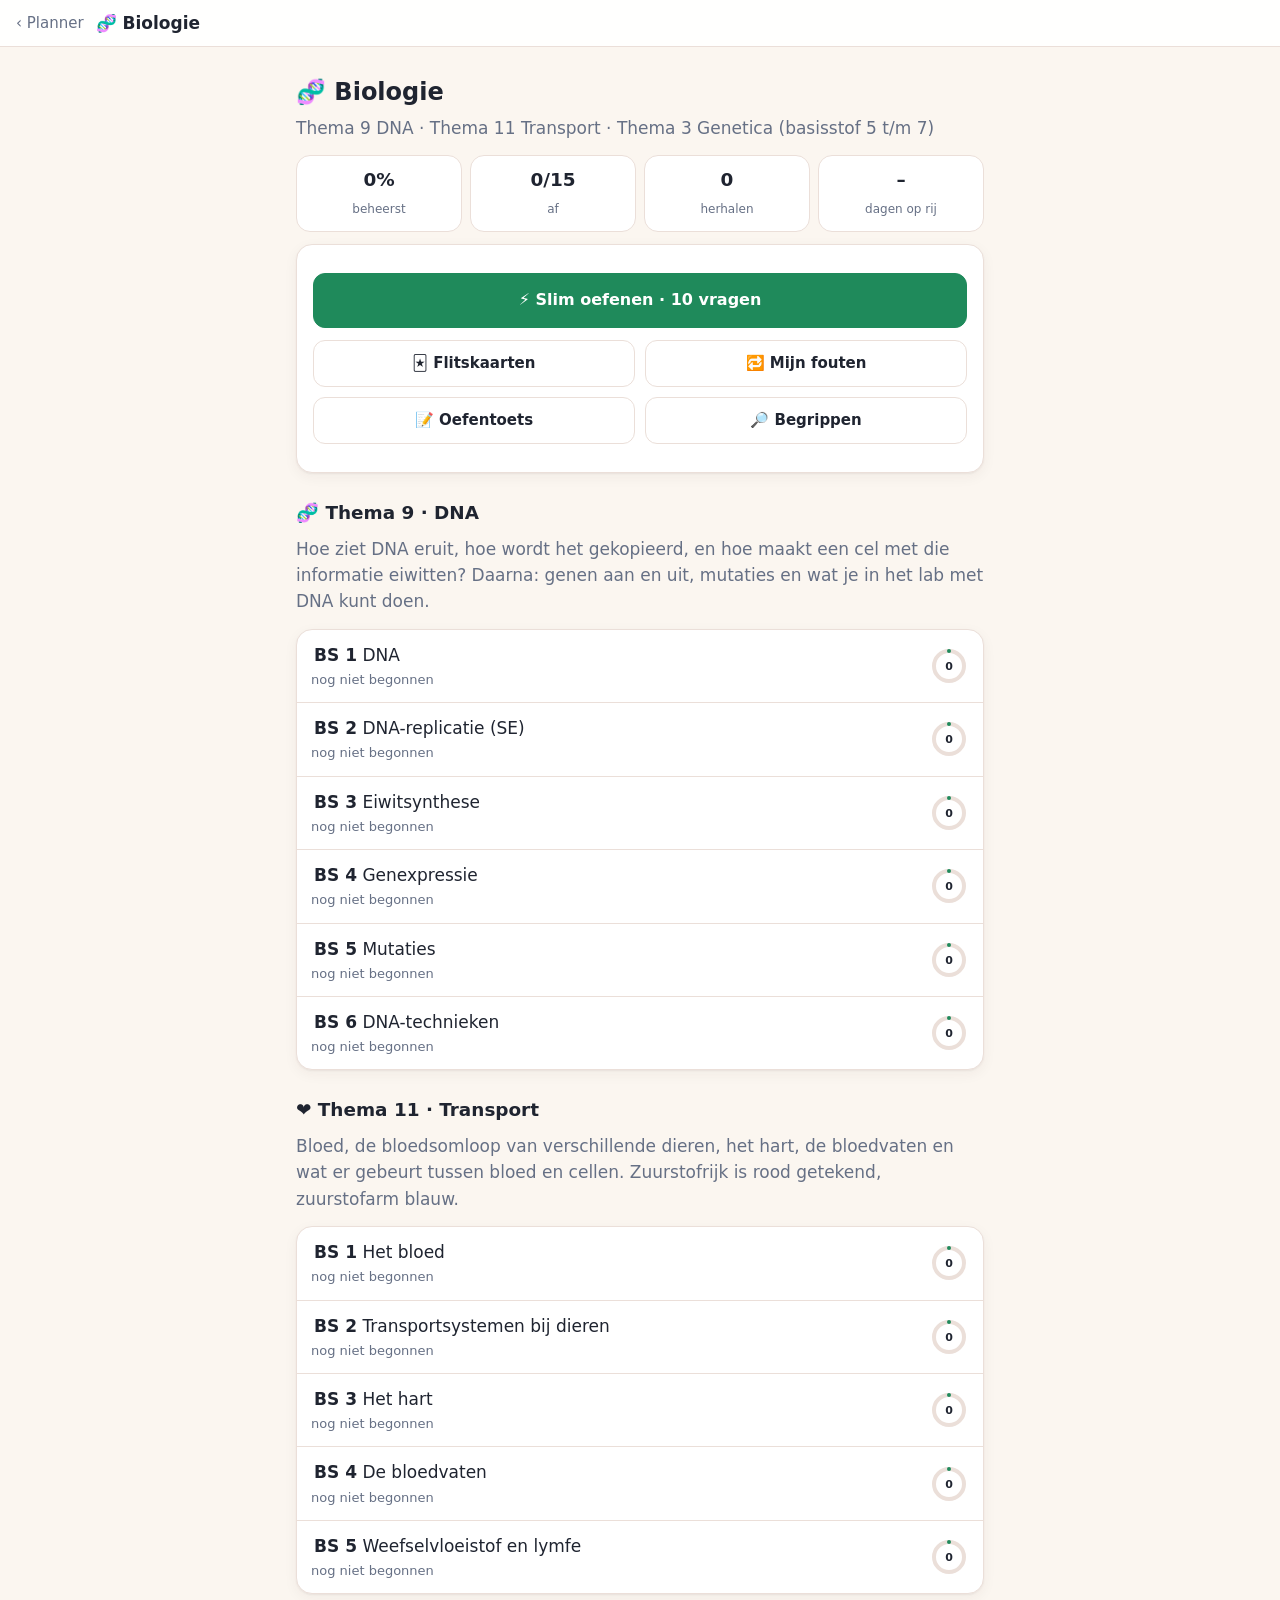
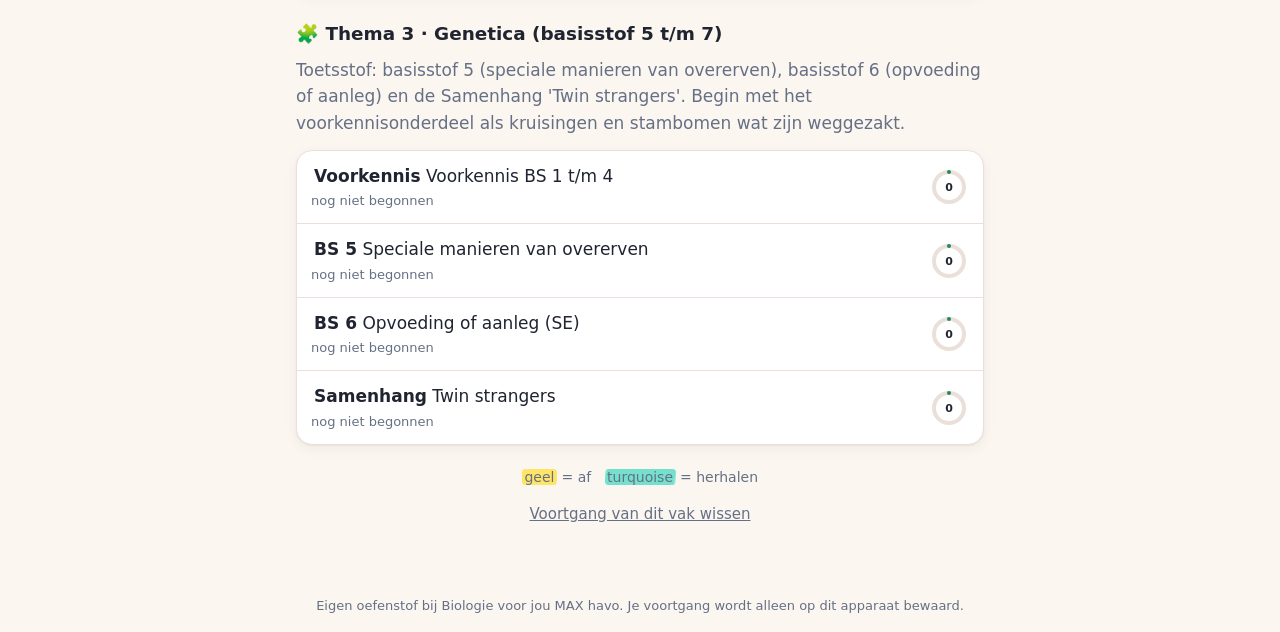
<file: index.html>
<!doctype html>
<html lang="nl">
<head>
  <meta charset="utf-8">
  <meta name="viewport" content="width=device-width, initial-scale=1">
  <title>Biologie · toetsweek</title>
  <meta name="description" content="Oefenen voor de toetsweek: biologie.">
  <link rel="icon" href="data:image/svg+xml,<svg xmlns='http://www.w3.org/2000/svg' viewBox='0 0 100 100'><text y='.9em' font-size='90'>🧬</text></svg>">
  <link rel="stylesheet" href="core.css">
  <link rel="stylesheet" href="vak.css">
</head>
<body>
  <header id="top"></header>
  <main id="app"></main>
  <footer id="voet"></footer>
  <script src="core.js"></script>
  <script src="vak.js"></script>
  <script src="figs.js"></script>
  <script src="figs-transport.js"></script>
  <script src="figs-genetica.js"></script>
  <script src="genetica.js"></script>
  <script src="widgets.js"></script>
  <script src="widgets-transport.js"></script>
  <script src="widgets-genetica.js"></script>
  <!-- data-bestanden: één per hoofdstuk -->
  <script src="data-t9.js"></script>
  <script src="data-t11.js"></script>
  <script src="data-t3.js"></script>
  <script>TW.start();</script>
</body>
</html>
</file>
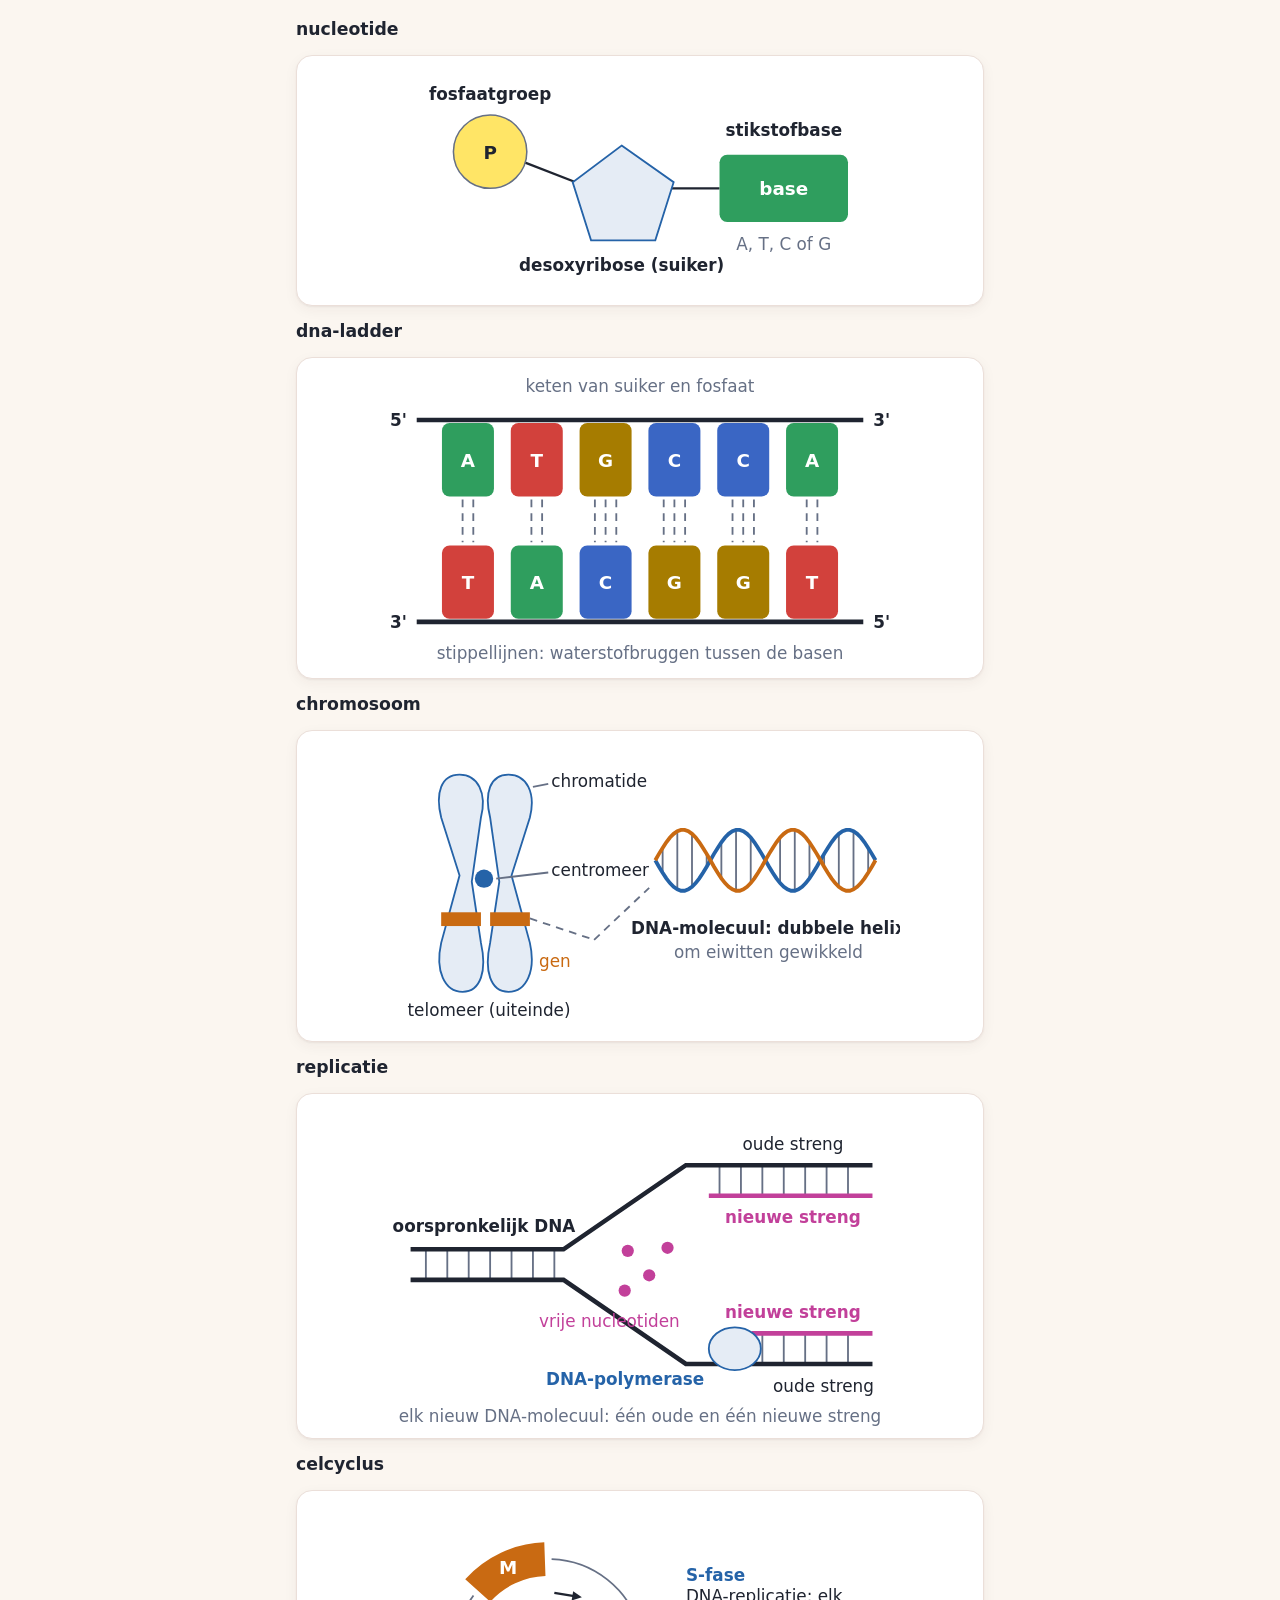
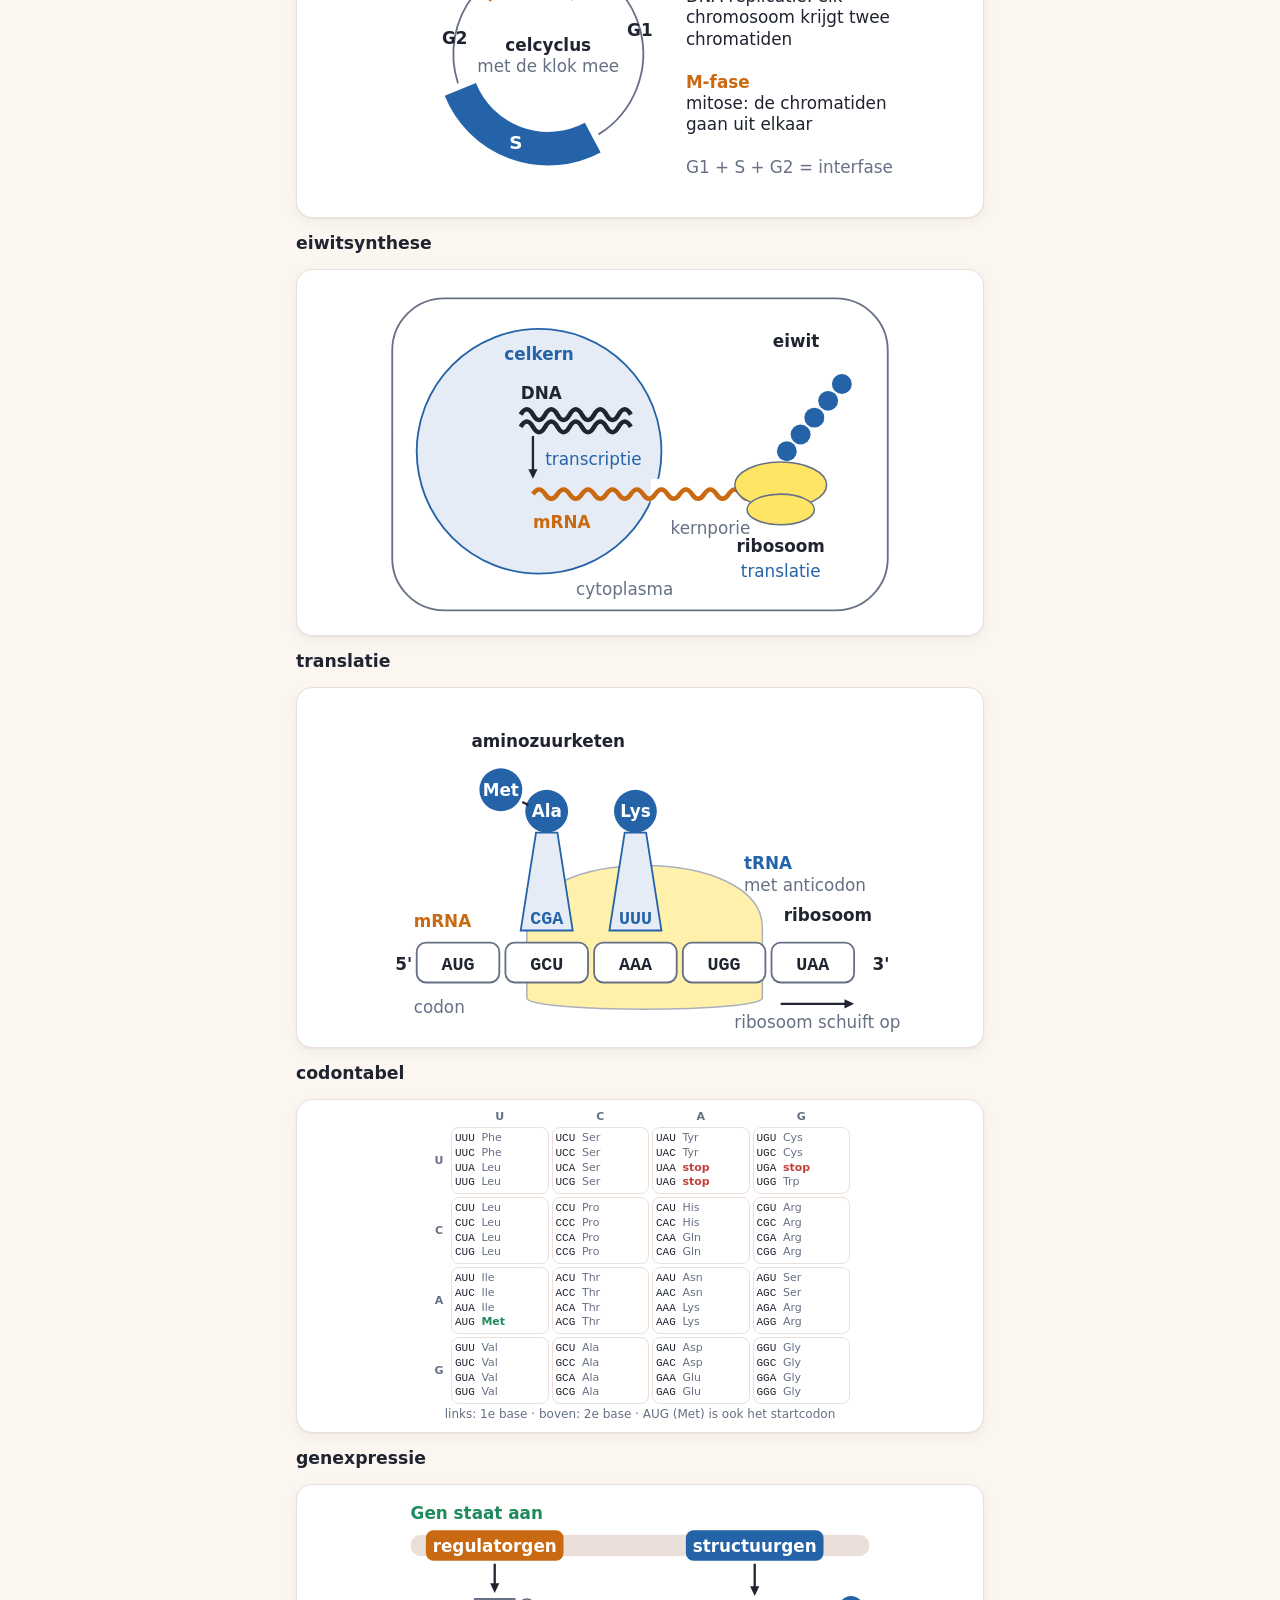
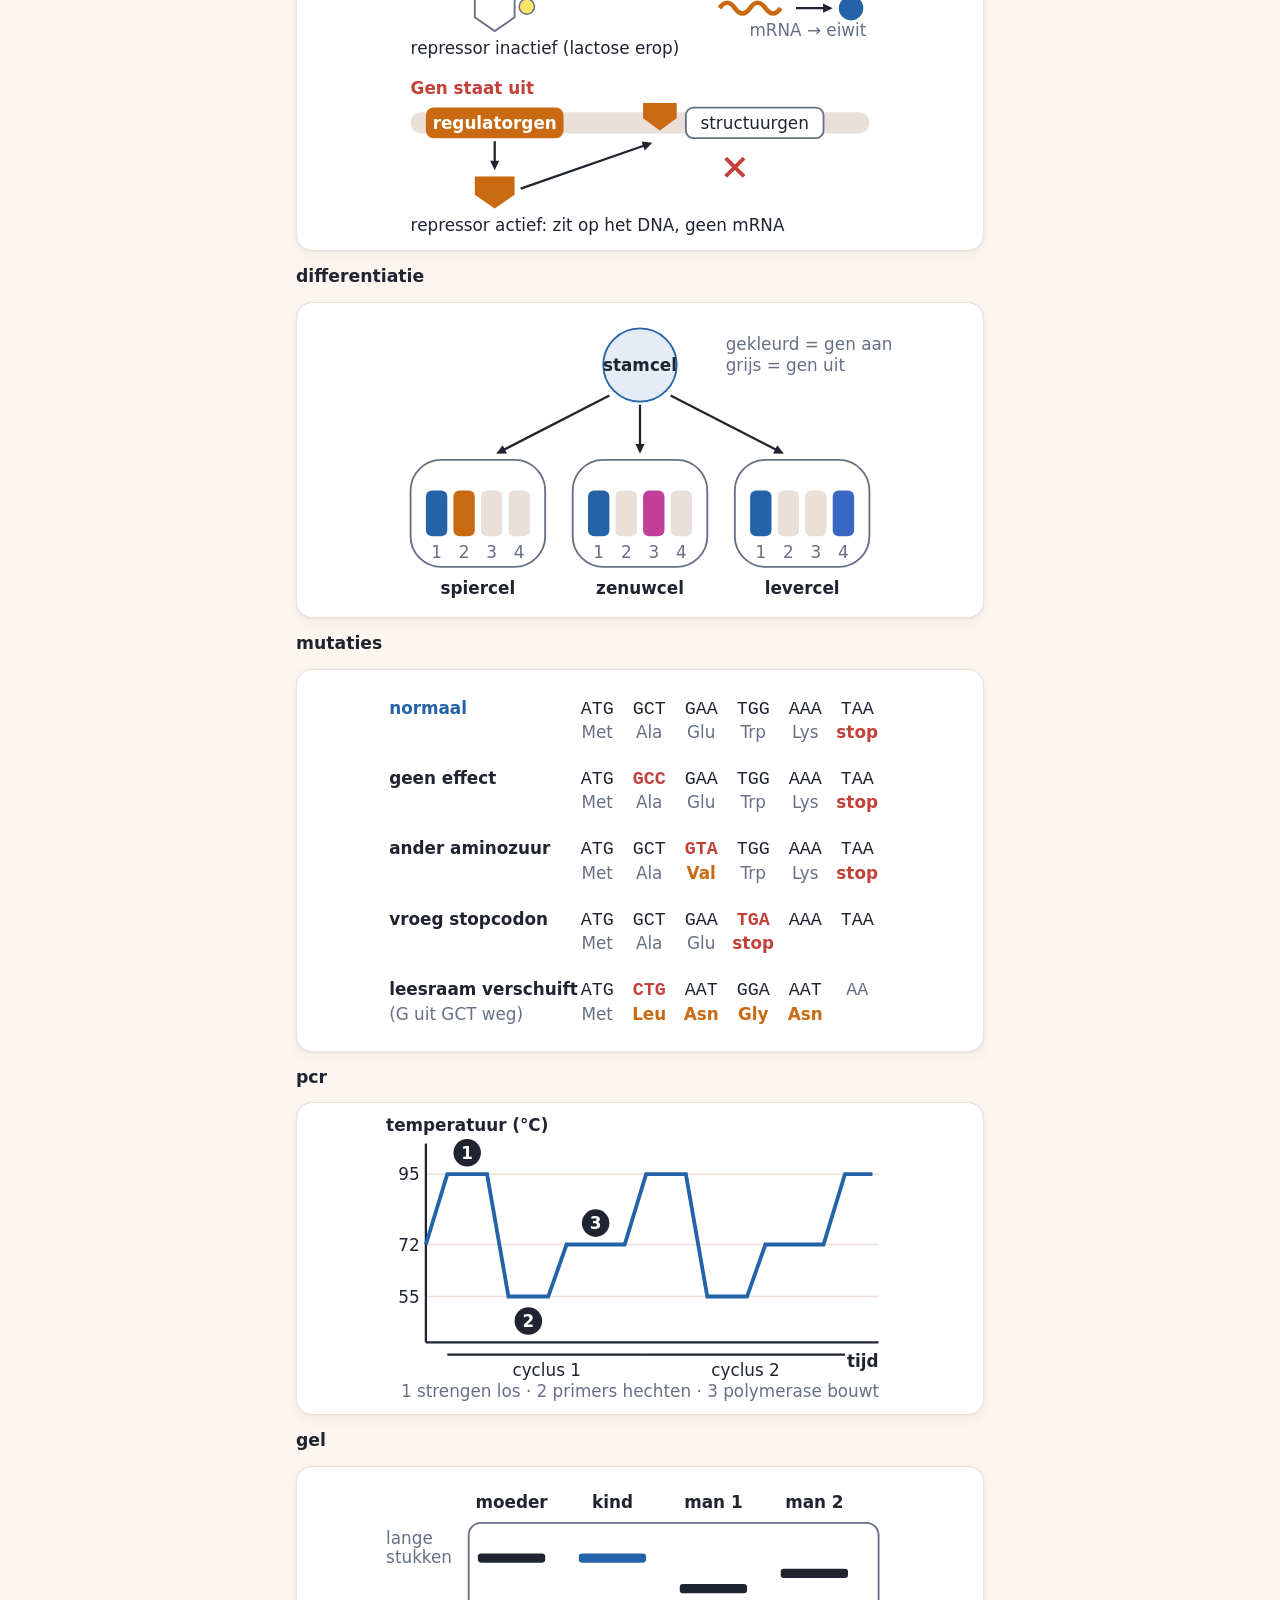
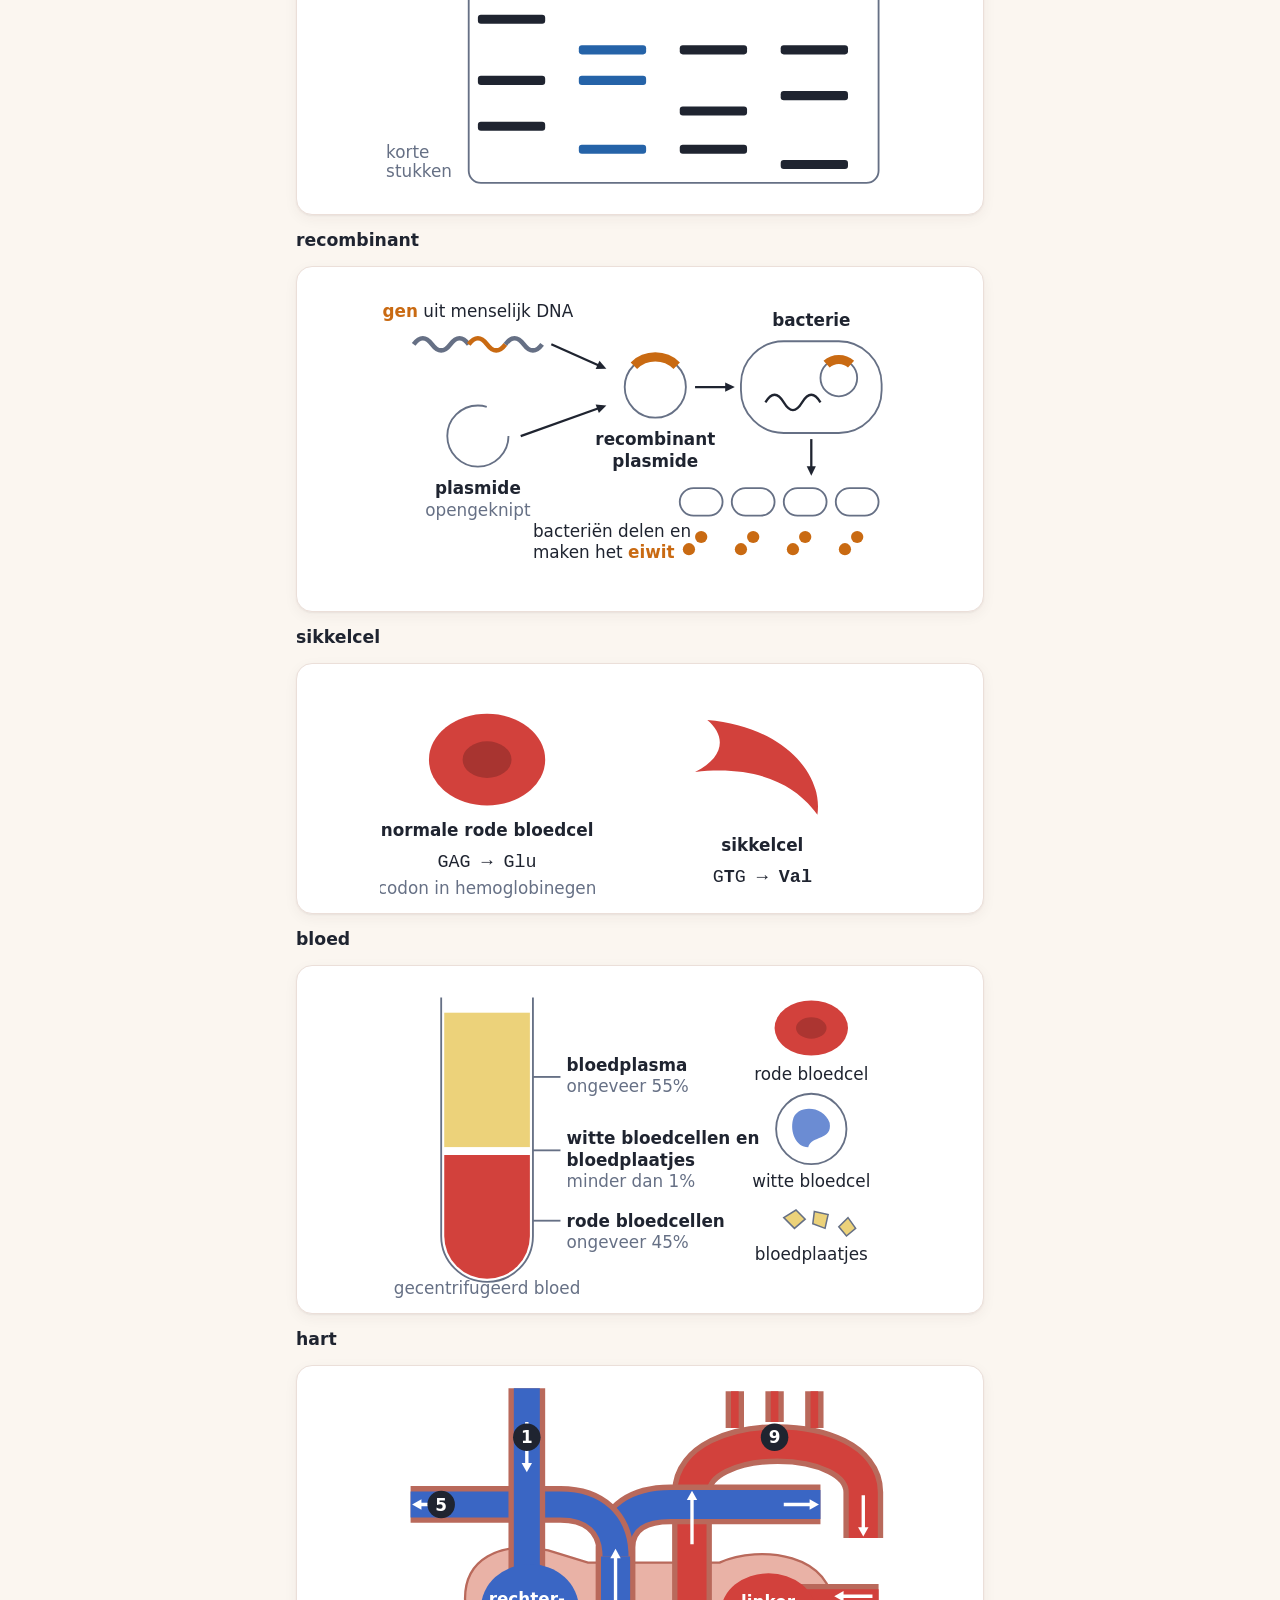
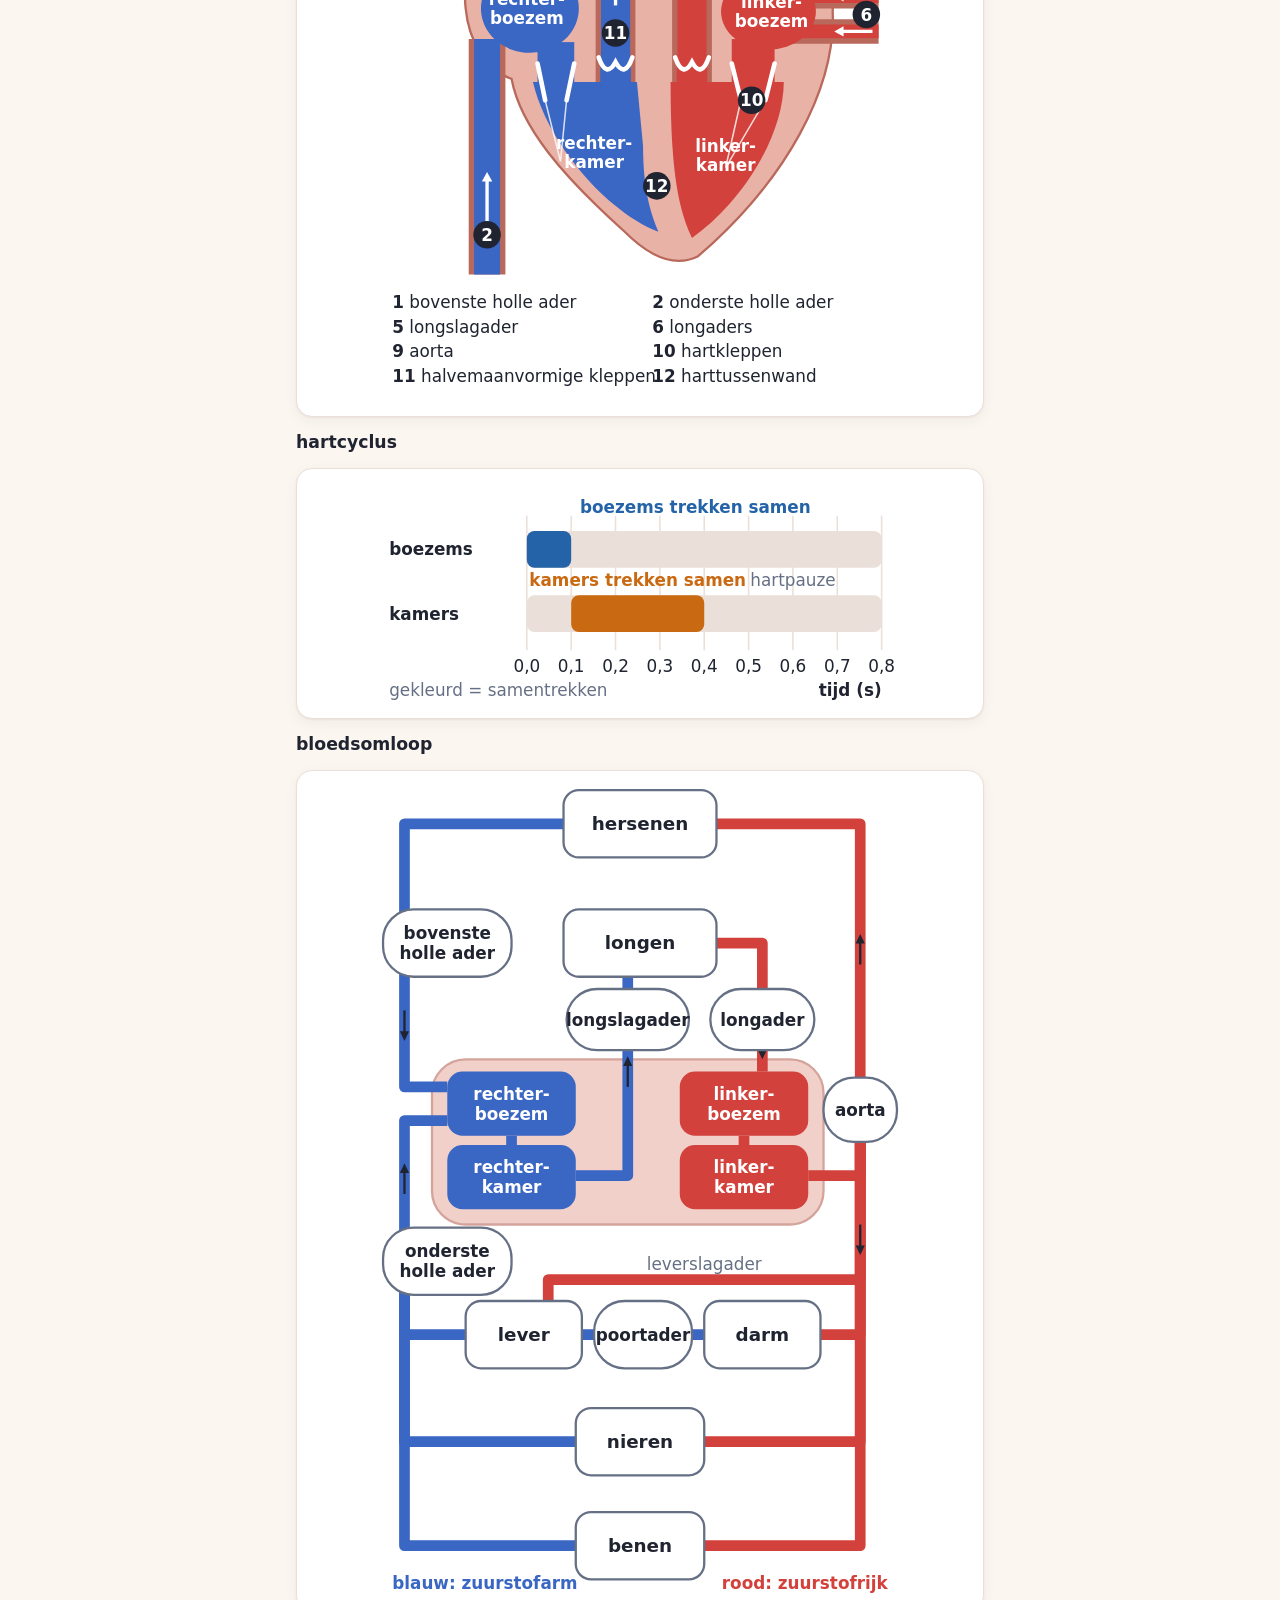
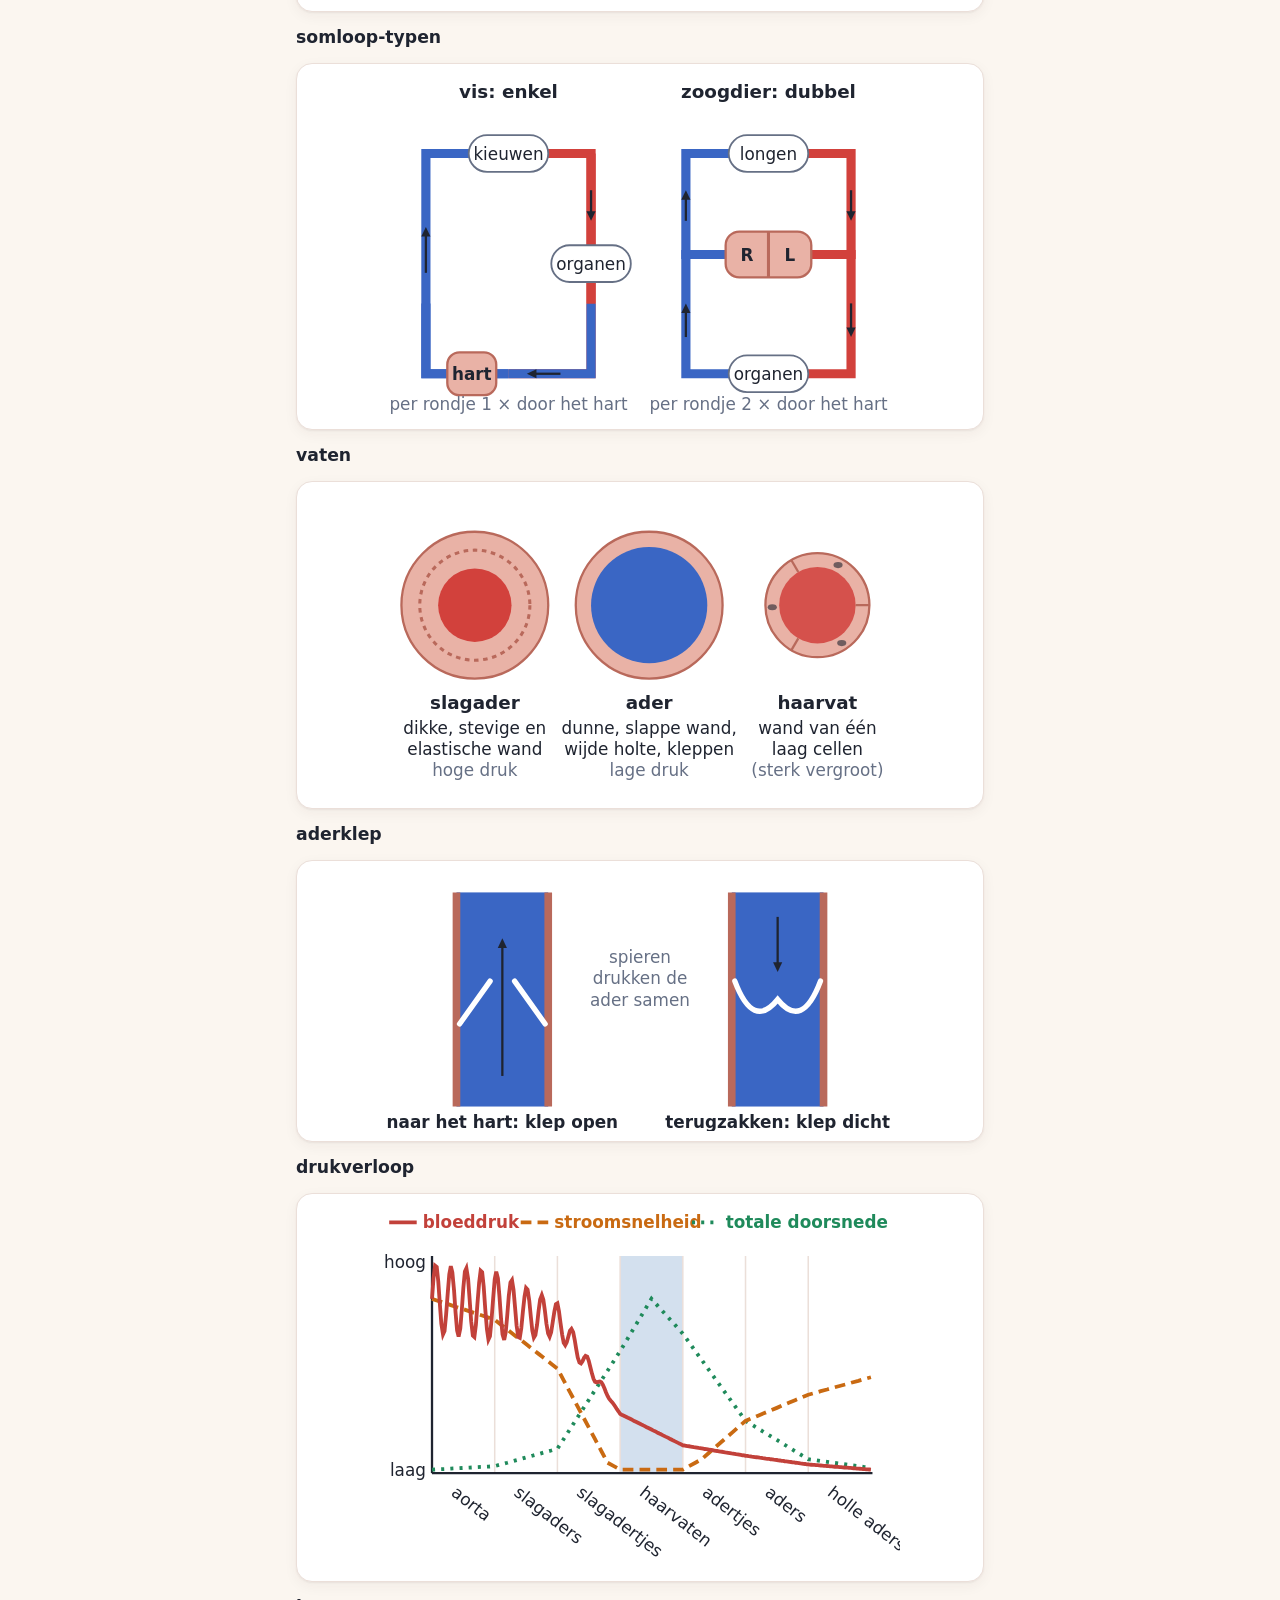
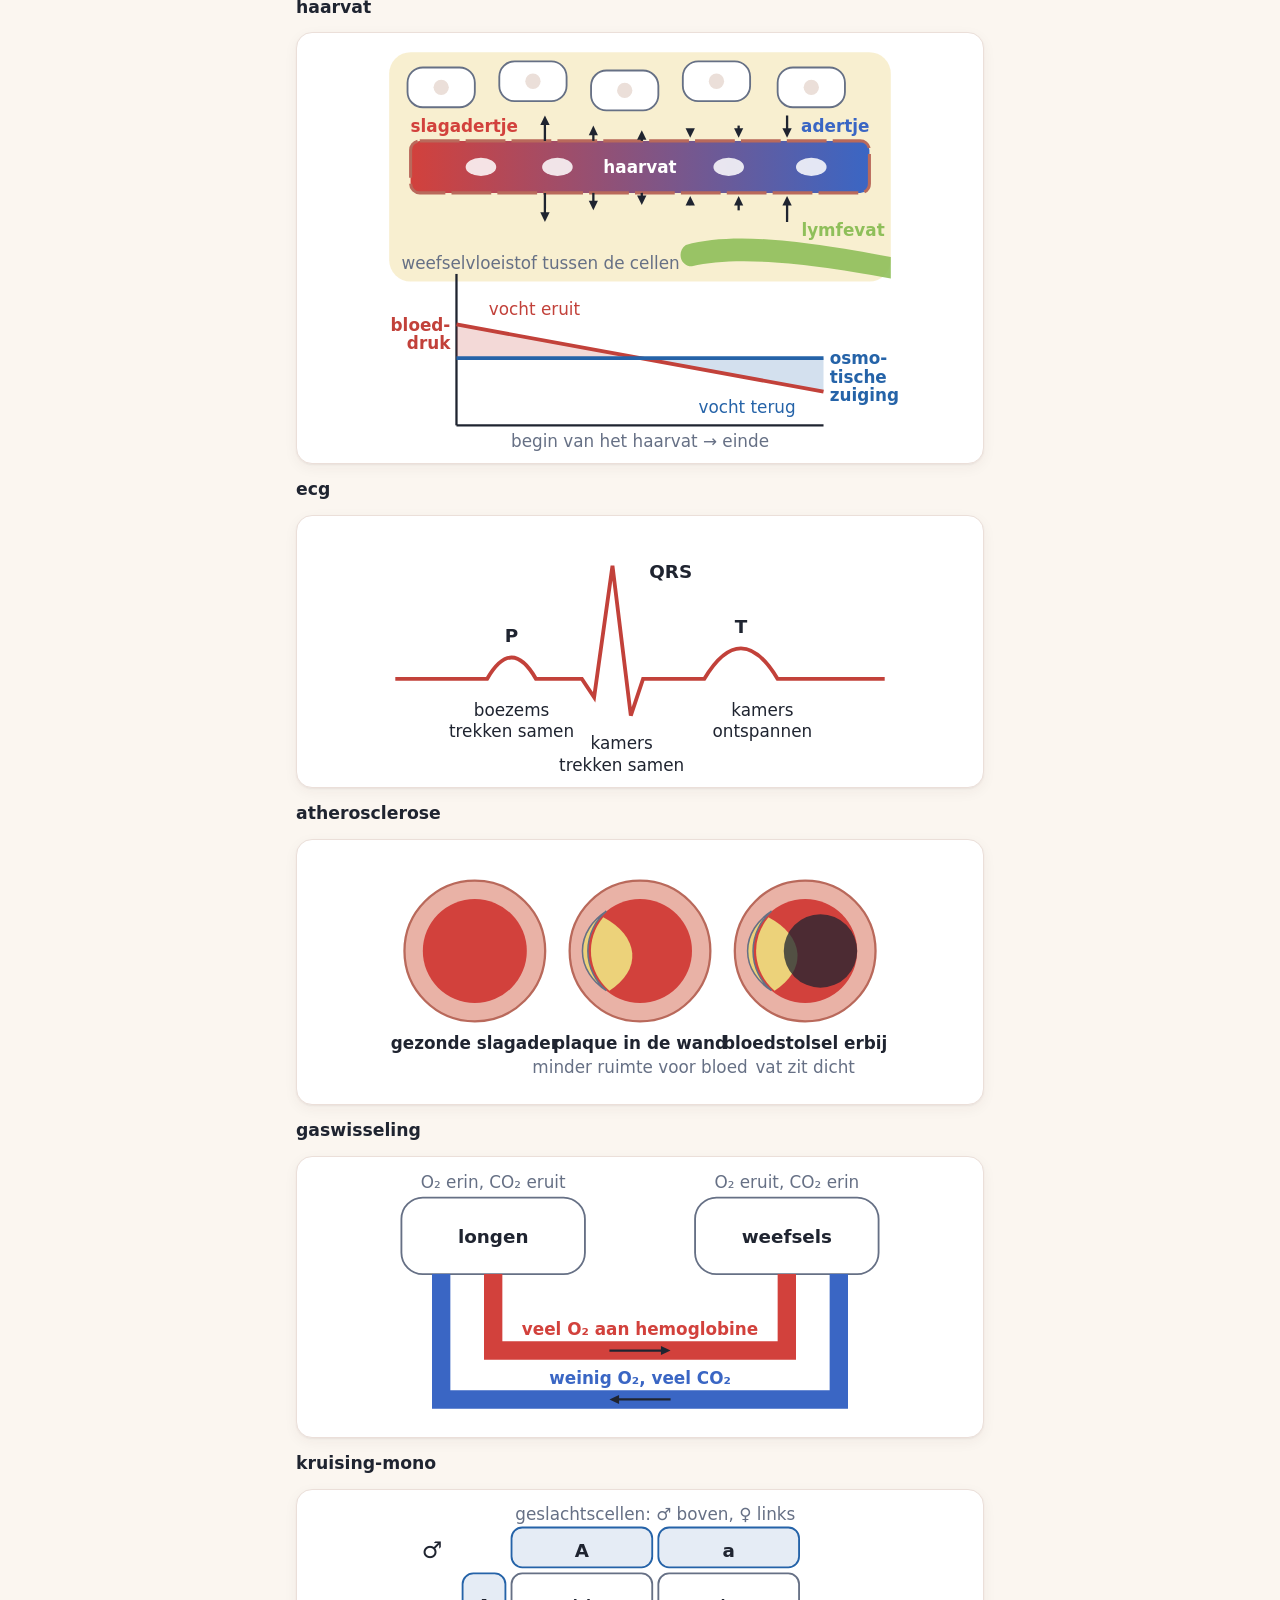
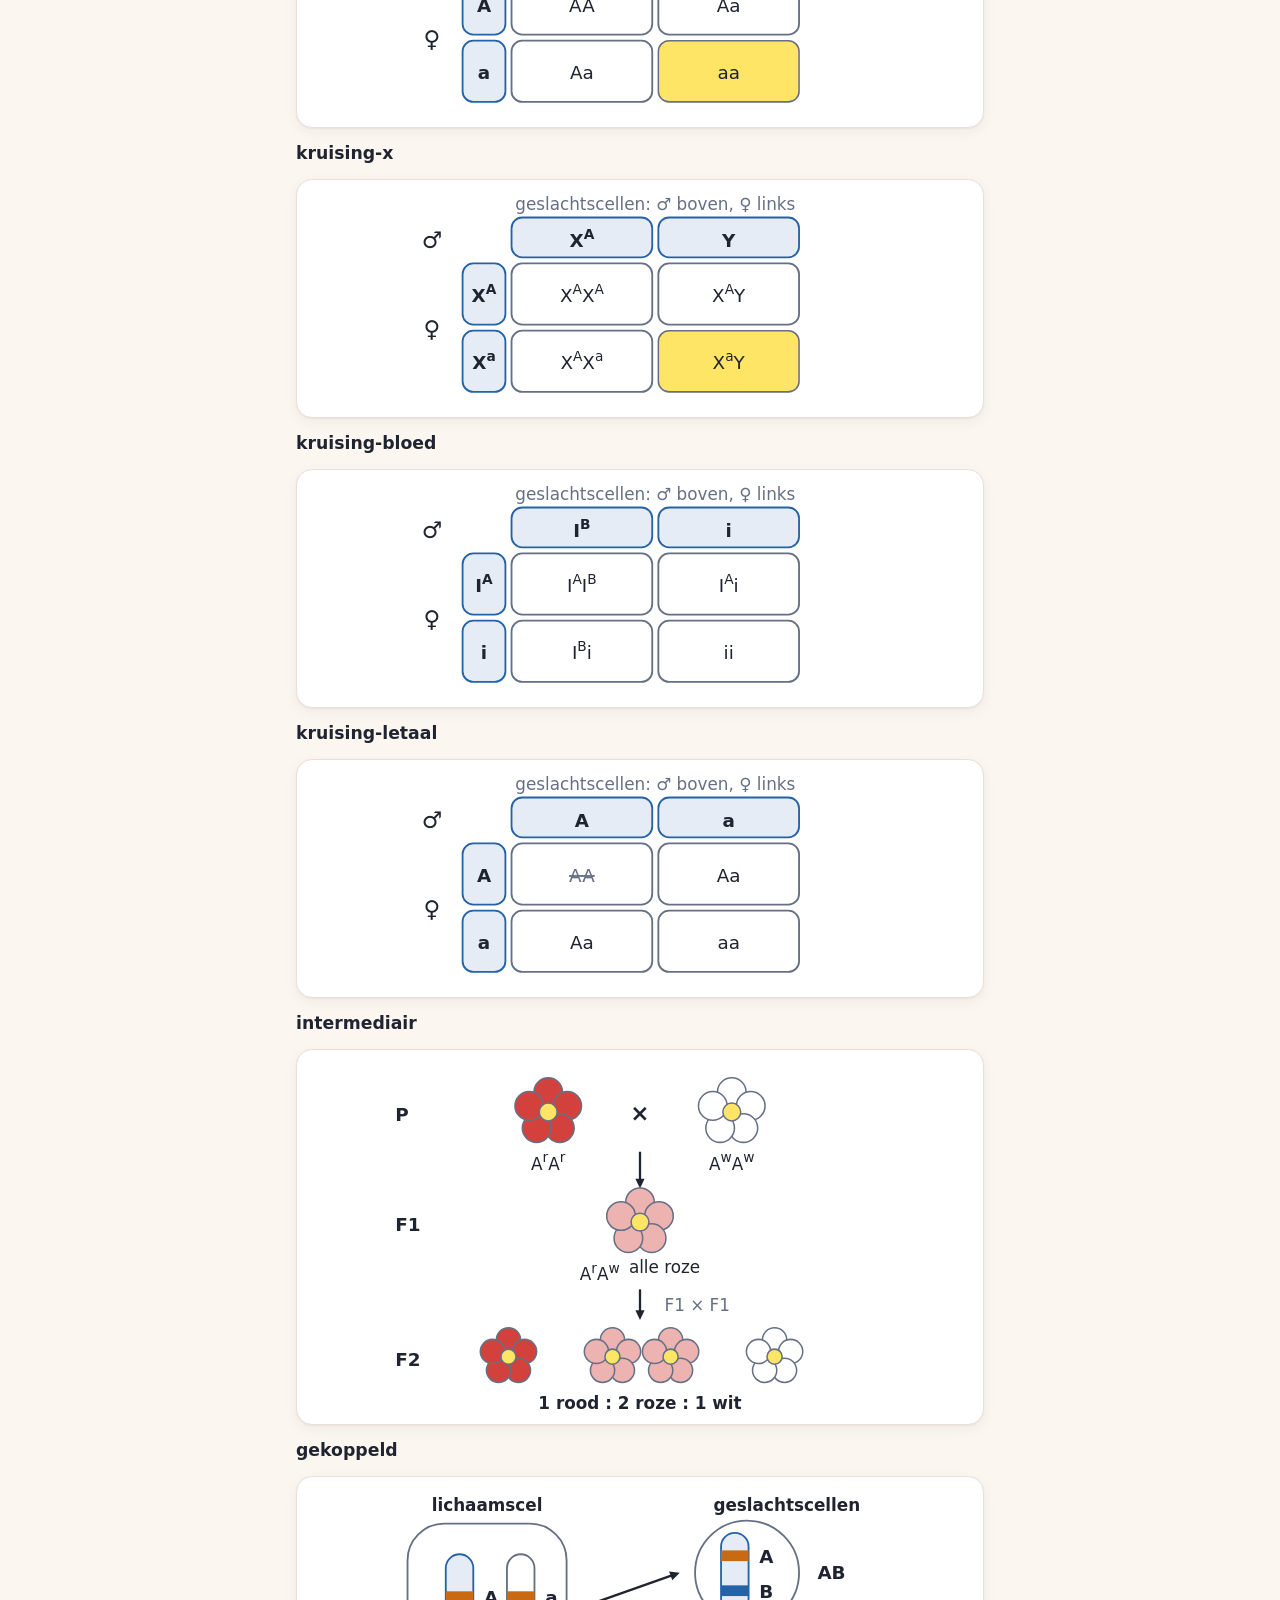
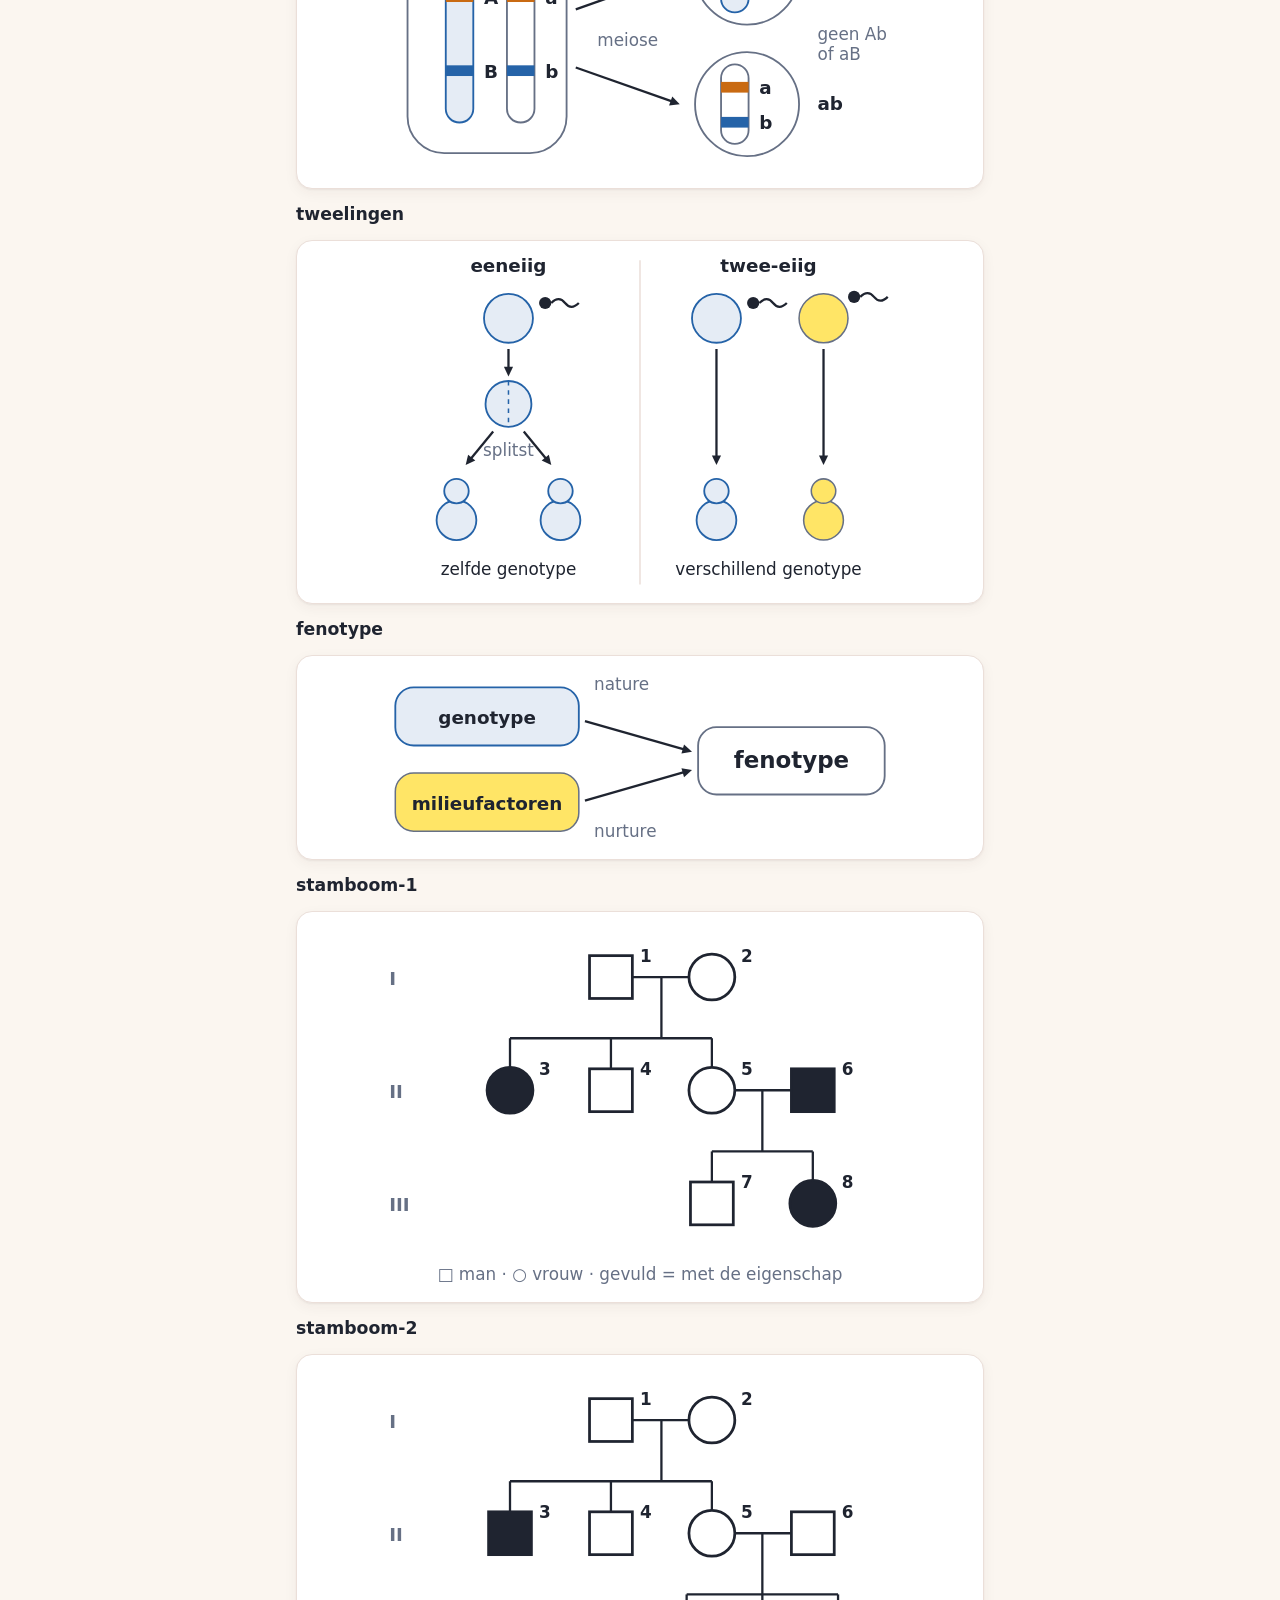
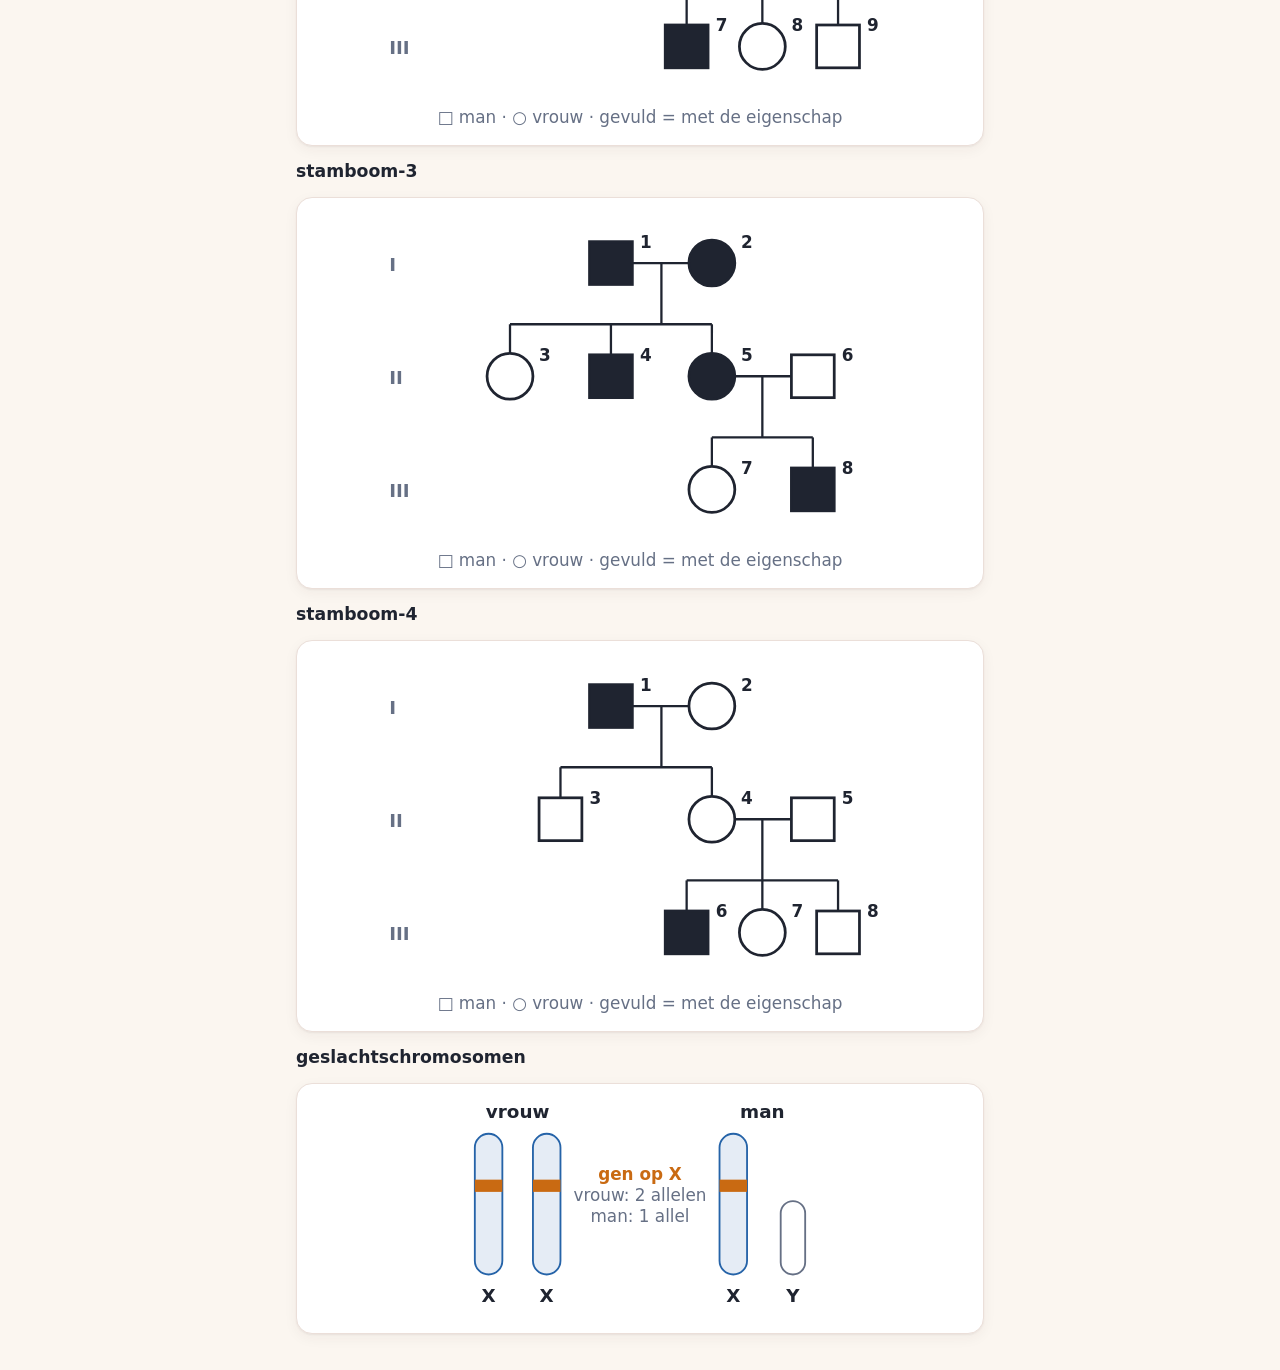
<file: tools/figuren.html>
<!doctype html><html lang="nl"><head><meta charset="utf-8"><meta name="viewport" content="width=device-width, initial-scale=1">
<link rel="stylesheet" href="../core.css"><link rel="stylesheet" href="../vak.css"></head><body><main id="app"></main>
<script src="../core.js"></script><script src="../vak.js"></script><script src="../figs.js"></script><script src="../figs-transport.js"></script><script src="../figs-genetica.js"></script>
<script>
const S = TW._S, app = document.getElementById("app"); const q = new URLSearchParams(location.search);
const only = q.get("f"); let h = "";
Object.keys(S.figs).forEach((n) => { if (only && !only.split(",").includes(n)) return; h += `<h3>${n}</h3><div class="card figkaart">${S.figs[n](false)}</div>` + (q.get("q") ? `<div class="card figkaart">${S.figs[n](true)}</div>` : ""); });
app.innerHTML = h;
</script></body></html>
</file>
<file: core.css>
/* Toetsweek-kern: gedeelde stijl. Bron: toetsweek/core/core.css. Vakspecifieke stijl hoort in vak.css. */
:root {
  --accent: var(--accent-l, #2563a8);
  --bg: #fbf6f0;
  --card: #ffffff;
  --text: #1f2430;
  --muted: #667085;
  --line: #ebdfd9;
  --geel: #ffe566;
  --turq: #74e0cd;
  --roze: #f6c9cf;
  --good: #1f8a5b;
  --good-soft: #dff3e7;
  --bad: #c2413a;
  --bad-soft: #fbe5e3;
  --oranje: #c96a12;
  --accent-soft: color-mix(in srgb, var(--accent) 12%, var(--card));
  --radius: 16px;
  --schaduw: 0 1px 2px rgba(60, 40, 30, .06), 0 4px 14px rgba(60, 40, 30, .05);
}
@media (prefers-color-scheme: dark) {
  :root {
    --bg: #14161b;
    --card: #1d2027;
    --text: #e8eaf0;
    --muted: #9aa3b2;
    --line: #2e323c;
    --geel: #8a7400;
    --turq: #0f7a69;
    --roze: #5a3a40;
    --good: #4cc38a;
    --good-soft: #1c3a2b;
    --bad: #f0827b;
    --bad-soft: #442421;
    --oranje: #f0a45a;
    --accent-soft: color-mix(in srgb, var(--accent) 22%, var(--card));
    --schaduw: none;
    --op-accent: #14161b;
  }
  :root { --accent: var(--accent-d, var(--accent-l, #7fb2f0)); }
}
* { box-sizing: border-box; }
html { -webkit-text-size-adjust: 100%; }
body {
  margin: 0; background: var(--bg); color: var(--text);
  font: 17px/1.55 ui-rounded, "SF Pro Rounded", system-ui, -apple-system, "Segoe UI", Roboto, sans-serif;
}
#top {
  position: sticky; top: 0; z-index: 5; display: flex; align-items: center; gap: 12px;
  background: color-mix(in srgb, var(--card) 92%, transparent); backdrop-filter: blur(8px); -webkit-backdrop-filter: blur(8px);
  border-bottom: 1px solid var(--line); padding: 10px 16px;
}
.hublink { color: var(--muted); text-decoration: none; font-size: 15px; }
.brand { font-weight: 700; color: var(--text); text-decoration: none; flex: 1; }
.vuur { font-weight: 700; font-size: 15px; }
main { max-width: 720px; margin: 0 auto; padding: 16px 16px 40px; }
footer { max-width: 720px; margin: 0 auto; padding: 16px; color: var(--muted); font-size: 13px; text-align: center; }
h1 { font-size: 1.5rem; line-height: 1.3; margin: 8px 0 6px; }
h2 { font-size: 1.15rem; margin: 26px 0 8px; }
h3 { margin: 0 0 4px; font-size: 1.08rem; }
p { margin: 8px 0; }
sub, sup { font-size: .72em; line-height: 0; }
.sub { color: var(--muted); margin: 0 0 14px; }
.meta { color: var(--muted); font-size: 14px; }
.crumb { display: inline-block; color: var(--accent); text-decoration: none; font-size: 15px; margin-bottom: 4px; padding: 4px 0; }
mark.term { background: linear-gradient(transparent 55%, color-mix(in srgb, var(--accent) 28%, transparent) 55%); color: inherit; font-weight: 600; padding: 0 1px; }

/* markeerstift: geel = af, turquoise = herhalen */
.hl { padding: 0 .18em; border-radius: .25em; box-decoration-break: clone; -webkit-box-decoration-break: clone; }
.hl.geel { background: linear-gradient(100deg, transparent 0, var(--geel) 3%, var(--geel) 96%, transparent 100%); }
.hl.turq { background: linear-gradient(100deg, transparent 0, var(--turq) 3%, var(--turq) 96%, transparent 100%); }
.stiften { display: flex; align-items: center; gap: 8px; margin: 6px 0 14px; flex-wrap: wrap; }
.stift { appearance: none; font: inherit; font-size: 14px; font-weight: 600; color: var(--text); border: 1.5px dashed var(--line); background: var(--card); border-radius: 99px; padding: 7px 13px; cursor: pointer; }
.stift.geel.aan, .stift.geel.los { background: var(--geel); border-style: solid; border-color: transparent; }
.stift.turq.aan { background: var(--turq); border-style: solid; border-color: transparent; }
.stift:disabled { opacity: .7; }
.legenda { text-align: center; color: var(--muted); font-size: 14px; margin-top: 22px; }

.card { background: var(--card); border: 1px solid var(--line); border-radius: var(--radius); padding: 16px; margin: 12px 0; box-shadow: var(--schaduw); }
.held { padding: 6px 0 0; }
.stats { display: grid; grid-template-columns: repeat(4, 1fr); gap: 8px; margin: 12px 0 4px; }
.stats > div { background: var(--card); border: 1px solid var(--line); border-radius: 14px; padding: 10px 4px; text-align: center; }
.stats b { display: block; font-size: 1.15rem; }
.stats span { color: var(--muted); font-size: 12px; }
.vandaag .two { margin-top: 10px; }

.lijst { background: var(--card); border: 1px solid var(--line); border-radius: var(--radius); overflow: hidden; box-shadow: var(--schaduw); }
.ond { display: flex; align-items: center; gap: 10px; padding: 12px 14px; color: inherit; text-decoration: none; border-bottom: 1px solid var(--line); }
.ond:last-child { border-bottom: 0; }
.ond:active { background: var(--accent-soft); }
.ond .t { flex: 1; min-width: 0; }
.ond small { display: block; color: var(--muted); font-size: 13px; margin-top: 2px; }
.ring { width: 40px; height: 40px; flex: none; }
.ring .rb { fill: none; stroke: var(--line); stroke-width: 4; }
.ring .rv { fill: none; stroke: var(--accent); stroke-width: 4; stroke-linecap: round; }
.ring text { font-size: 11px; font-weight: 700; fill: var(--text); }

.tegels { display: grid; grid-template-columns: repeat(2, 1fr); gap: 10px; margin: 12px 0; }
@media (min-width: 560px) { .tegels { grid-template-columns: repeat(3, 1fr); } }
.tegel { display: flex; flex-direction: column; gap: 2px; background: var(--card); border: 1px solid var(--line); border-radius: var(--radius); padding: 14px; color: inherit; text-decoration: none; box-shadow: var(--schaduw); }
.tegel:active { transform: scale(.98); }
.tegel i { font-style: normal; font-size: 26px; }
.tegel small { color: var(--muted); font-size: 13px; }

.bar { height: 8px; background: var(--line); border-radius: 99px; overflow: hidden; margin-top: 8px; }
.bar > i { display: block; height: 100%; background: var(--accent); border-radius: 99px; transition: width .25s; }
.pl { color: var(--muted); font-size: 14px; display: flex; justify-content: space-between; }
.bron { margin-top: 14px; color: var(--muted); font-size: 14px; }
.soort { display: inline-block; background: var(--accent-soft); color: var(--accent); border-radius: 99px; padding: 1px 9px; font-size: 12px; font-weight: 600; margin-left: 4px; }

.row { display: flex; flex-wrap: wrap; gap: 8px; margin-top: 12px; }
.two { display: grid; grid-template-columns: 1fr 1fr; gap: 10px; margin: 12px 0; }
.drie { display: grid; grid-template-columns: repeat(3, 1fr); gap: 10px; margin: 10px 0; }
.btn {
  appearance: none; border: 1px solid var(--line); background: var(--card); color: var(--text);
  font: inherit; font-weight: 600; font-size: 15px; padding: 11px 14px; border-radius: 12px; cursor: pointer;
  text-decoration: none; display: inline-block; text-align: center;
}
.btn:disabled { opacity: .45; cursor: default; }
.btn.primary { background: var(--accent); border-color: var(--accent); color: var(--op-accent, #fff); }
.btn.big { display: block; width: 100%; padding: 14px; font-size: 16px; margin: 12px 0; }
.btn.klein { font-size: 14px; padding: 8px 12px; }
.btn.good { background: var(--good-soft); border-color: var(--good); color: var(--good); }
.btn.bad { background: var(--bad-soft); border-color: var(--bad); color: var(--bad); }
.btn.aan { outline: 2.5px solid var(--accent); outline-offset: 1px; }
.btn.link { border: 0; background: none; color: var(--muted); font-weight: 400; text-decoration: underline; padding: 6px; }

/* leren */
ul.kern { padding-left: 20px; margin: 4px 0; }
ul.kern li { margin: 8px 0; }
dl.begrippen { margin: 0; }
dl.begrippen dt { font-weight: 700; margin-top: 12px; }
dl.begrippen dt:first-child { margin-top: 0; }
dl.begrippen dd { margin: 2px 0 0; }
.waar { font-weight: 400; font-size: 13px; color: var(--accent); text-decoration: none; margin-left: 6px; }
.note { border-radius: 12px; padding: 10px 12px; margin: 12px 0; border-left: 4px solid var(--accent); background: var(--accent-soft); }
.note > b:first-child { display: block; font-size: 13px; text-transform: uppercase; letter-spacing: .04em; }
.note.let { border-color: var(--bad); background: var(--bad-soft); }
.note.ezel { border-color: var(--geel); background: color-mix(in srgb, var(--geel) 30%, var(--card)); }
.formule { text-align: center; font-weight: 700; font-size: 1.08rem; background: var(--card); border: 1.5px solid var(--accent); border-radius: 12px; padding: 12px; margin: 12px 0; }
.bij { color: var(--muted); font-size: 14px; text-align: center; margin-top: -4px; }
ol.stappen { padding-left: 22px; margin: 8px 0; }
ol.stappen li { margin: 6px 0; }
.model { background: var(--accent-soft); border-radius: 12px; padding: 12px; margin: 10px 0; }
.vink { display: flex; gap: 8px; align-items: flex-start; padding: 6px 0; cursor: pointer; }
.vink input { width: 20px; height: 20px; margin-top: 3px; flex: none; accent-color: var(--accent); }

/* vragen */
.vraag { font-size: 1.1rem; font-weight: 600; margin: 10px 0 14px; }
.opt { display: block; width: 100%; text-align: left; margin: 8px 0; padding: 13px 14px; border: 1.5px solid var(--line); border-radius: 12px; background: var(--card); color: var(--text); font: inherit; cursor: pointer; }
.opt:disabled { cursor: default; opacity: 1; color: var(--text); }
.opt.goed, .chip.goed, .gat.goed { border-color: var(--good); background: var(--good-soft); }
.opt.fout, .chip.fout, .gat.fout { border-color: var(--bad); background: var(--bad-soft); }
.uitleg { border-left: 4px solid var(--accent); background: var(--accent-soft); padding: 10px 12px; border-radius: 0 12px 12px 0; margin: 14px 0; }
.uitleg.ok { border-color: var(--good); }
.uitleg.nok { border-color: var(--bad); }
.uitleg > b:first-child { display: block; }
.antw { margin: 4px 0; }
.invoer { display: flex; gap: 8px; align-items: center; }
.invoer input, .zoek, textarea {
  flex: 1; min-width: 0; width: 100%; font: inherit; color: var(--text); background: var(--card);
  border: 1.5px solid var(--line); border-radius: 12px; padding: 11px 12px;
}
.invoer input:focus, .zoek:focus, textarea:focus { outline: 2px solid var(--accent); border-color: transparent; }
textarea { display: block; resize: vertical; }
.eenh { color: var(--muted); font-weight: 600; white-space: nowrap; }
.fb { min-height: 8px; margin: 8px 0 0; font-size: 15px; }
.fb .nok { color: var(--bad); font-weight: 700; }

/* oefenvormen */
.pool { display: flex; flex-wrap: wrap; gap: 8px; margin: 10px 0; min-height: 46px; padding: 8px; border: 1.5px dashed var(--line); border-radius: 12px; }
.pool.kolom { flex-direction: column; }
.chip { appearance: none; font: inherit; font-size: 15px; color: var(--text); background: var(--card); border: 1.5px solid var(--line); border-radius: 10px; padding: 8px 11px; cursor: pointer; text-align: left; }
.chip:disabled { opacity: 1; color: var(--text); cursor: default; }
.chip.breed { display: block; width: 100%; margin: 6px 0; }
.chip.sel { border-color: var(--accent); background: var(--accent-soft); box-shadow: 0 0 0 2px var(--accent); }
.chip small { color: var(--muted); }
.bakken { display: grid; grid-template-columns: repeat(auto-fit, minmax(140px, 1fr)); gap: 10px; }
.bak { border: 1.5px solid var(--line); border-radius: 12px; padding: 8px; min-height: 84px; background: var(--card); display: flex; flex-direction: column; gap: 6px; align-items: flex-start; }
.bak.kan { border-color: var(--accent); border-style: dashed; cursor: pointer; }
.bak h4 { margin: 0 0 2px; font-size: 14px; color: var(--accent); }
ol.rij { padding-left: 24px; margin: 8px 0; }
ol.rij:empty { display: none; }
.koppel { display: grid; grid-template-columns: 1fr 1fr; gap: 10px; }
.nr { display: inline-block; min-width: 20px; text-align: center; font-weight: 700; font-size: 12px; border-radius: 99px; background: var(--text); color: var(--card); padding: 1px 5px; margin-right: 3px; }
.chip.k0 { background: color-mix(in srgb, #f59e0b 22%, var(--card)); }
.chip.k1 { background: color-mix(in srgb, #3b82f6 20%, var(--card)); }
.chip.k2 { background: color-mix(in srgb, #10b981 20%, var(--card)); }
.chip.k3 { background: color-mix(in srgb, #ec4899 20%, var(--card)); }
.chip.k4 { background: color-mix(in srgb, #8b5cf6 20%, var(--card)); }
.chip.k5 { background: color-mix(in srgb, #14b8a6 24%, var(--card)); }
.chip.goed { background: var(--good-soft); }
.chip.fout { background: var(--bad-soft); }
.invultekst { line-height: 2.3; }
.gat { appearance: none; font: inherit; color: var(--text); min-width: 74px; border: 0; border-bottom: 2px solid var(--accent); background: var(--accent-soft); border-radius: 8px 8px 0 0; padding: 2px 8px; cursor: pointer; }
.gat.vol { font-weight: 600; }
.gat:disabled { color: var(--text); opacity: 1; }
.juist { color: var(--good); font-weight: 700; margin-left: 4px; }

/* flitskaarten */
.flash { min-height: 230px; display: flex; flex-direction: column; justify-content: center; text-align: center; cursor: pointer; user-select: none; position: relative; }
.flash.om { background: var(--accent-soft); }
.flash .doos { position: absolute; top: 10px; right: 14px; color: var(--accent); font-size: 11px; letter-spacing: 2px; }
.flash .term { font-size: 1.35rem; font-weight: 700; }
.flash .term.klein { font-size: 1.05rem; font-weight: 400; }
.flash .def { margin-top: 14px; font-size: 1.05rem; }
.flash .def.groot { font-size: 1.35rem; font-weight: 700; }
.flash .hint { color: var(--muted); font-size: 14px; margin-top: 14px; }

.score { font-size: 2.8rem; font-weight: 800; text-align: center; margin: 4px 0 0; }
.score-sub { text-align: center; color: var(--muted); margin: 0 0 8px; }
.fouten-lijst .card { border-left: 4px solid var(--bad); }
.fouten-lijst .ans { color: var(--good); font-weight: 600; }

/* figuren en grafieken */
.figkaart { padding: 10px; overflow-x: auto; }
.fig { display: block; width: 100%; max-width: 520px; height: auto; margin: 0 auto; color: var(--text); font-family: inherit; }
.fig text { font-size: 12px; fill: currentColor; }
.fig text.k { font-size: 11px; }
.fig text.b { font-weight: 700; }
.fig text.g { font-weight: 700; font-size: 15px; }
.fig text.pa, .fig tspan.pa { fill: var(--accent); }
.fig text.pb, .fig tspan.pb { fill: var(--oranje); }
.fig text.pr { fill: var(--bad); }
.fig text.pg { fill: var(--good); }
.fig .s { stroke: currentColor; stroke-width: 1.5; fill: none; }
.fig .raster { stroke: var(--line); stroke-width: 1; }
.fig .cel { fill: var(--card); stroke: var(--muted); stroke-width: 1; }
.fig .dot { fill: currentColor; }
.fig .greep { fill: var(--accent); stroke: var(--card); stroke-width: 2.5; }
.fig .curve { stroke: var(--accent); stroke-width: 2.5; fill: none; }
.fig .curve2 { stroke: var(--bad); stroke-width: 2.5; fill: none; }
.fig .curve3 { stroke: currentColor; stroke-width: 2.5; fill: none; }
.fig .curve4 { stroke: var(--oranje); stroke-width: 2.5; fill: none; }
.fig .curve5 { stroke: var(--good); stroke-width: 2.5; fill: none; }
.fig .vlak { fill: var(--accent); fill-opacity: .2; stroke: none; }
.fig .vlak2 { fill: var(--bad); fill-opacity: .2; stroke: none; }
.fig .vlak3 { fill: var(--good); fill-opacity: .2; stroke: none; }
.fig .stip { stroke: var(--muted); stroke-width: 1.2; stroke-dasharray: 5 4; fill: none; }
.tabel { width: 100%; border-collapse: collapse; font-size: 14px; }
.tabel th, .tabel td { text-align: left; vertical-align: top; padding: 7px 6px; border-bottom: 1px solid var(--line); }
.tabel th { color: var(--muted); font-weight: 600; }
.tabel tr:last-child td { border-bottom: 0; }
.tabel td.r { text-align: right; font-weight: 700; white-space: nowrap; }

/* interactieve onderdelen (widgets) */
.tw-w .wkop p { color: var(--muted); font-size: 15px; margin: 2px 0 10px; }
.tw-w .schuif { display: grid; grid-template-columns: 1fr auto; gap: 2px 10px; align-items: center; margin: 10px 0; font-size: 15px; }
.tw-w .schuif input[type=range] { grid-column: 1 / -1; width: 100%; accent-color: var(--accent); height: 28px; }
.tw-w .schuif output { font-weight: 700; color: var(--accent); }
.tw-w .uit { background: var(--accent-soft); border-radius: 12px; padding: 10px 12px; margin: 10px 0; }
.tw-w .keuze { display: flex; flex-wrap: wrap; gap: 6px; margin: 10px 0; }
.tw-w .keuze .btn { font-size: 14px; padding: 8px 12px; }
.tw-w .groot { font-size: 1.4rem; font-weight: 800; }
.tw-w select, .tw-w input[type=number], .tw-w input[type=text] { font: inherit; color: var(--text); background: var(--card); border: 1.5px solid var(--line); border-radius: 10px; padding: 8px 10px; max-width: 100%; }
@media (prefers-reduced-motion: reduce) { * { animation: none !important; transition: none !important; } }
</file>
<file: vak.css>
/* Eigen stijl van dit vak (bovenop core.css). */
:root {
  --o2rijk: #d2413c;      /* zuurstofrijk bloed */
  --o2arm: #3a66c4;       /* zuurstofarm bloed */
  --spier: #e9b2a6;       /* hartspier, vaatwand */
  --spier-d: #b9695b;
  --plasma: #ecd27a;      /* bloedplasma, weefselvloeistof */
  --lymfe: #8fbf5a;       /* lymfe */
  --base-a: #2f9e5e;
  --base-t: #d2413c;
  --base-u: #d9731a;
  --base-c: #3a66c4;
  --base-g: #a67c00;
  --nieuw: #c2409a;       /* nieuwe DNA-streng */
  --op-kleur: #ffffff;
}
@media (prefers-color-scheme: dark) {
  :root {
    --o2rijk: #f0736c;
    --o2arm: #6f9bf2;
    --spier: #7a4a44;
    --spier-d: #c98f85;
    --plasma: #a8923f;
    --lymfe: #86b657;
    --base-a: #3fb574;
    --base-t: #e8635d;
    --base-u: #eb9440;
    --base-c: #6f9bf2;
    --base-g: #cfa52a;
    --nieuw: #e678c3;
    --op-kleur: #14161b;
  }
}

/* ---------- figuren ---------- */
.fig .zr { fill: var(--o2rijk); }
.fig .za { fill: var(--o2arm); }
.fig .lzr { stroke: var(--o2rijk); fill: none; }
.fig .lza { stroke: var(--o2arm); fill: none; }
.fig .spier { fill: var(--spier); stroke: var(--spier-d); stroke-width: 1.5; }
.fig .wand { stroke: var(--spier-d); fill: none; }
.fig .lspier { stroke: var(--spier); fill: none; }
.fig .plasma { fill: var(--plasma); }
.fig .lplasma { stroke: var(--plasma); fill: none; }
.fig .lymfe { fill: var(--lymfe); }
.fig .llymfe { stroke: var(--lymfe); fill: none; }
.fig .wit { fill: var(--card); stroke: var(--muted); stroke-width: 1.2; }
.fig .kaart { fill: var(--card); }
.fig .zacht { fill: var(--accent-soft); stroke: var(--accent); stroke-width: 1.2; }
.fig .grijs { fill: var(--line); }
.fig .lgrijs { stroke: var(--muted); stroke-width: 1.2; fill: none; }
.fig .acc { fill: var(--accent); }
.fig .lacc { stroke: var(--accent); fill: none; }
.fig .or { fill: var(--oranje); }
.fig .lor { stroke: var(--oranje); fill: none; }
.fig .nieuw { stroke: var(--nieuw); fill: none; }
.fig .vnieuw { fill: var(--nieuw); }
.fig .geel { fill: var(--geel); stroke: var(--muted); stroke-width: 1; }
.fig .bA { fill: var(--base-a); }
.fig .bT { fill: var(--base-t); }
.fig .bU { fill: var(--base-u); }
.fig .bC { fill: var(--base-c); }
.fig .bG { fill: var(--base-g); }
.fig text.op { fill: var(--op-kleur); font-weight: 700; }
.fig text.mono { font-family: ui-monospace, "SF Mono", Menlo, Consolas, monospace; font-size: 12px; }
.fig text.m { fill: var(--muted); }
.fig text.tzr { fill: var(--o2rijk); }
.fig text.tza { fill: var(--o2arm); }
.fig text.tn { fill: var(--nieuw); }
.fig .nrb { fill: var(--text); }
.fig text.nrt { fill: var(--card); font-weight: 700; font-size: 11px; }
.fig .pijl { stroke: currentColor; stroke-width: 1.5; fill: none; }
.fig .pk { fill: currentColor; }
.fig .dun { stroke-width: 1; }
.fig .dik { stroke-width: 3; }

/* codontabel (figuur en widget) */
.codontabel { display: grid; grid-template-columns: 18px repeat(4, 1fr); gap: 3px; font-size: 11px; line-height: 1.25; max-width: 420px; margin: 0 auto; }
.codontabel .h { font-weight: 700; text-align: center; color: var(--muted); align-self: center; }
.codontabel .c { border: 1.5px solid var(--line); border-radius: 8px; padding: 3px 3px; background: var(--card); color: var(--text); font: inherit; font-size: 11px; text-align: left; min-height: 62px; margin: 0; }
.codontabel .c span { display: block; white-space: nowrap; font-family: ui-monospace, "SF Mono", Menlo, Consolas, monospace; }
.codontabel .c span i { font-style: normal; color: var(--muted); font-family: ui-rounded, system-ui, sans-serif; }
.codontabel .c span.start i { color: var(--good); font-weight: 700; }
.codontabel .c span.stop i { color: var(--bad); font-weight: 700; }
.codontabel button.c { cursor: pointer; }
.codontabel button.c.sel { border-color: var(--accent); background: var(--accent-soft); box-shadow: 0 0 0 2px var(--accent); }
.codontabel .cap { grid-column: 1 / -1; color: var(--muted); font-size: 12px; text-align: center; }

/* ---------- widgets ---------- */
.tw-w .stap { color: var(--muted); font-size: 13px; text-transform: uppercase; letter-spacing: .04em; font-weight: 700; margin: 4px 0 2px; }
.tw-w .opdracht { font-weight: 600; margin: 4px 0 10px; }
.tw-w .fbk { border-radius: 12px; padding: 9px 12px; margin: 10px 0; background: var(--accent-soft); font-size: 15px; }
.tw-w .fbk.ok { background: var(--good-soft); }
.tw-w .fbk.nok { background: var(--bad-soft); }
.tw-w .fbk:empty { display: none; }
.tw-w .knoppen { display: flex; flex-wrap: wrap; gap: 8px; margin: 10px 0; }
.tw-w .knoppen .btn { flex: 1 1 auto; min-height: 44px; }
.tw-w .kolom .btn { display: block; width: 100%; text-align: left; margin: 8px 0; min-height: 44px; font-weight: 500; }
.tw-w .score-r { display: flex; justify-content: space-between; color: var(--muted); font-size: 14px; margin: 4px 0; }
.tw-w .tabs { display: flex; gap: 6px; margin: 4px 0 12px; overflow-x: auto; }
.tw-w .tabs .btn { flex: 1 0 auto; font-size: 14px; padding: 9px 10px; min-height: 42px; }
.tw-w .tabs .btn.aan { background: var(--accent); color: var(--op-accent, #fff); border-color: var(--accent); outline: 0; }
.tw-w .klein { font-size: 14px; color: var(--muted); }

/* basen */
.basen { display: grid; grid-template-columns: repeat(4, 1fr); gap: 8px; margin: 10px 0; }
.base-k { appearance: none; border: 0; border-radius: 12px; min-height: 48px; font: inherit; font-weight: 800; font-size: 1.2rem; color: var(--op-kleur); cursor: pointer; }
.base-k:disabled { opacity: .35; }
.b-A { background: var(--base-a); } .b-T { background: var(--base-t); } .b-U { background: var(--base-u); } .b-C { background: var(--base-c); } .b-G { background: var(--base-g); }
.streng { display: flex; flex-wrap: wrap; gap: 3px; align-items: center; margin: 3px 0; }
.streng .eind { font-size: 12px; color: var(--muted); font-weight: 700; min-width: 16px; text-align: center; }
.streng .lab { flex: 1 0 100%; font-size: 12px; color: var(--muted); margin-top: 6px; }
.nt { width: 24px; height: 30px; border-radius: 6px; display: inline-flex; align-items: center; justify-content: center; font-weight: 800; font-size: 14px; color: var(--op-kleur); font-family: ui-monospace, "SF Mono", Menlo, Consolas, monospace; }
.nt.leeg { background: var(--line); color: var(--muted); }
.nt.nu { outline: 2.5px solid var(--accent); outline-offset: 1px; background: var(--accent-soft); color: var(--accent); }
.nt.mut { outline: 2.5px solid var(--bad); outline-offset: 1px; }
.nt.weg { opacity: .3; text-decoration: line-through; }
.nt.gap { margin-left: 7px; }
button.nt { appearance: none; border: 0; cursor: pointer; padding: 0; width: 28px; height: 42px; }
.keten { display: flex; flex-wrap: wrap; gap: 4px; align-items: center; margin: 6px 0; min-height: 34px; }
.az { border-radius: 99px; padding: 5px 9px; font-size: 13px; font-weight: 700; background: var(--accent-soft); border: 1.5px solid var(--accent); color: var(--text); }
.az.stop { border-color: var(--bad); background: var(--bad-soft); }
.az.anders { border-color: var(--oranje); background: color-mix(in srgb, var(--oranje) 18%, var(--card)); }
.az.zelfde { opacity: .75; }
.az.leeg { border-style: dashed; color: var(--muted); background: none; }
.keten .lab { flex: 1 0 100%; font-size: 12px; color: var(--muted); }
@keyframes schud { 0%, 100% { transform: translateX(0); } 25% { transform: translateX(-5px); } 75% { transform: translateX(5px); } }
.schud { animation: schud .25s 2; }
@keyframes pop { 0% { transform: scale(.6); opacity: .3; } 100% { transform: scale(1); opacity: 1; } }
.pop { animation: pop .25s; }

/* tikbare SVG-onderdelen */
.fig .tik { cursor: pointer; }
.fig .knoop rect { fill: var(--card); stroke: var(--muted); stroke-width: 1.5; }
.fig .knoop.gedaan rect { fill: var(--good-soft); stroke: var(--good); stroke-width: 2.5; }
.fig .knoop.start rect { fill: var(--accent-soft); stroke: var(--accent); stroke-width: 2.5; }
.fig .knoop.doel rect { stroke: var(--accent); stroke-width: 2.5; stroke-dasharray: 5 3; }
.fig .knoop.mis rect { fill: var(--bad-soft); stroke: var(--bad); stroke-width: 2.5; }
.fig .hot { fill: var(--accent); fill-opacity: 0; stroke: none; cursor: pointer; }
.fig .hot.goed { fill: var(--good); fill-opacity: .5; }
.fig .hot.mis { fill: var(--bad); fill-opacity: .5; }
.fig .hot.toon { fill: var(--geel); fill-opacity: .7; }
@keyframes stroom { to { stroke-dashoffset: -24; } }
.fig .stroom { stroke-dasharray: 6 6; animation: stroom .8s linear infinite; }
.fig .zacht-anim { transition: transform .35s ease; }

/* kruisingsschema */
.punnett { border-collapse: separate; border-spacing: 4px; margin: 8px auto; }
.punnett th { font-weight: 700; min-width: 52px; height: 44px; text-align: center; color: var(--accent); background: var(--accent-soft); border-radius: 10px; padding: 2px 6px; }
.punnett th.hoek { background: none; color: var(--muted); font-size: 12px; font-weight: 600; }
.punnett td { padding: 0; }
.punnett td button { appearance: none; font: inherit; font-weight: 600; color: var(--text); width: 100%; min-width: 84px; min-height: 50px; border: 1.5px dashed var(--muted); border-radius: 10px; background: var(--card); cursor: pointer; }
.punnett td button.vol { border-style: solid; border-color: var(--line); }
.punnett td button.sel { border-color: var(--accent); border-style: solid; box-shadow: 0 0 0 2px var(--accent); }
.punnett td button.goed { border-color: var(--good); border-style: solid; background: var(--good-soft); }
.punnett td button.fout { border-color: var(--bad); border-style: solid; background: var(--bad-soft); }
.punnett td button.dood { text-decoration: line-through; opacity: .6; }
.ouder { display: flex; align-items: center; gap: 8px; flex-wrap: wrap; margin: 8px 0; }
.ouder b { flex: 1 0 100%; font-size: 14px; }
.chip.groot { min-height: 44px; min-width: 52px; text-align: center; font-weight: 700; }
.chip.aan { border-color: var(--accent); background: var(--accent-soft); box-shadow: 0 0 0 2px var(--accent); }

/* stamboom */
.fig .pers { fill: var(--card); stroke: currentColor; stroke-width: 1.8; }
.fig .pers.ziek { fill: currentColor; }
.fig .pers.vraag { stroke: var(--accent); stroke-width: 3.5; }
.fig .pers.klaar { stroke: var(--good); stroke-width: 3.5; }
.fig text.gen { font-size: 11px; font-weight: 700; fill: var(--accent); }

@media (prefers-reduced-motion: reduce) { .fig .stroom { stroke-dasharray: none; } }

/* kruisingsschema 4 x 4 */
.punnett.vier { border-spacing: 3px; }
.punnett.vier th { min-width: 34px; height: 36px; font-size: 13px; padding: 1px 3px; }
.punnett.vier td button { min-width: 0; width: 100%; min-height: 40px; font-size: 13px; padding: 0 2px; }
/* widgets transport */
.hartvak .fig, .somvak .fig, .drukvak .fig, .haarvak .fig { width: 100%; height: auto; display: block; }
.tw-w .vink { display: flex; align-items: center; gap: 10px; min-height: 44px; font-size: 15px; }
.tw-w .vink input { width: 22px; height: 22px; accent-color: var(--accent); }
.fig .knoop.mis rect, .fig .knoop.gedaan rect, .fig .knoop.start rect { transition: fill .2s; }
.fig .knoop.hd rect { stroke: transparent; stroke-width: 3.5; }
.fig .knoop.hd.gedaan rect { stroke: var(--good); }
.fig .knoop.hd.mis rect { stroke: var(--bad); }
.fig .knoop.hd.start rect { stroke: var(--accent); }
.fig .knoop text.volg { font-size: 13px; }
.tw-w .opdracht { color: var(--text); }
</file>
